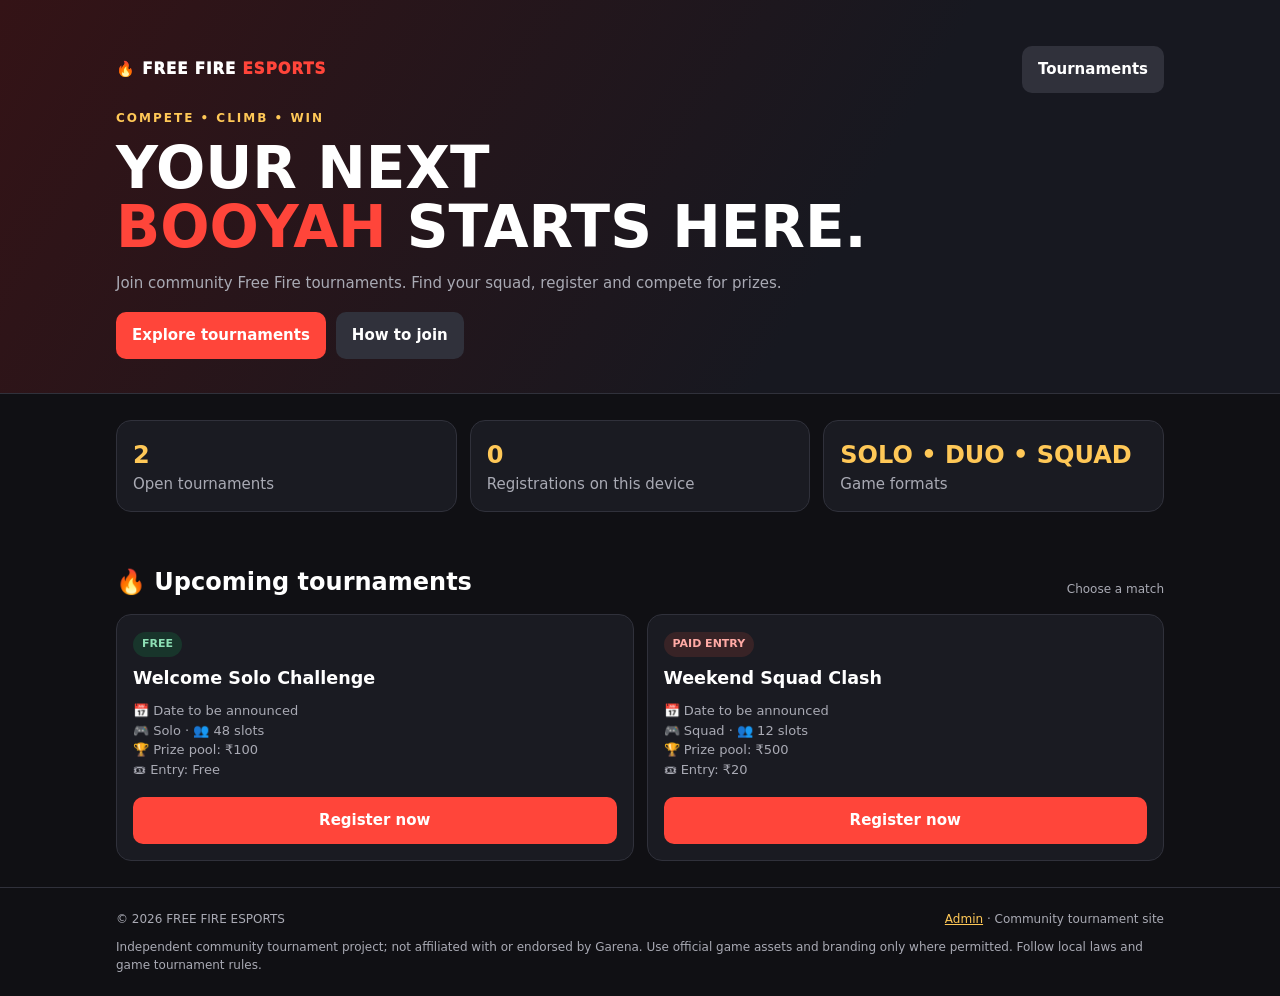
<file: free_fire_esports.html>
<!doctype html>
<html lang="en">
<head>
<meta charset="utf-8"><meta name="viewport" content="width=device-width,initial-scale=1">
<meta name="theme-color" content="#101014"><title>FREE FIRE ESPORTS</title>
<style>
:root{--bg:#101014;--panel:#1a1b22;--muted:#a9aab4;--red:#ff453a;--gold:#ffc857;--line:#30313b}
*{box-sizing:border-box}body{margin:0;background:var(--bg);color:#fff;font:15px/1.5 system-ui,Arial,sans-serif}button,input,select,textarea{font:inherit}button{cursor:pointer;border:0;border-radius:10px;padding:12px 16px;font-weight:800;background:var(--red);color:white}.wrap{max-width:1080px;margin:auto;padding:0 16px}.hero{background:linear-gradient(120deg,#341316,#171820 65%);padding:30px 0 34px;border-bottom:1px solid var(--line)}.nav{display:flex;justify-content:space-between;align-items:center;gap:12px;padding:16px 0}.brand{font-weight:1000;letter-spacing:1px}.brand span{color:var(--red)}.tag{color:var(--gold);font-size:12px;font-weight:900;letter-spacing:2px}.hero h1{font-size:clamp(34px,8vw,58px);line-height:1.02;margin:12px 0}.hero p,.muted{color:var(--muted)}.actions{display:flex;gap:10px;flex-wrap:wrap;margin-top:18px}.secondary{background:#30313b}.section{padding:26px 0}.section h2{margin:0 0 14px;font-size:24px}.stats,.cards{display:grid;grid-template-columns:repeat(auto-fit,minmax(210px,1fr));gap:13px}.stat,.card,.panel{background:var(--panel);border:1px solid var(--line);border-radius:15px;padding:16px}.stat strong{display:block;font-size:24px;color:var(--gold)}.card h3{margin:8px 0 5px}.pill{display:inline-block;padding:4px 9px;border-radius:30px;background:#382326;color:#ffaaa5;font-size:11px;font-weight:900}.pill.free{background:#18352b;color:#8de0b5}.meta{color:var(--muted);font-size:13px;margin:10px 0}.card button{width:100%;margin-top:8px}.empty{border:1px dashed #50515c;border-radius:12px;padding:22px;text-align:center;color:var(--muted)}.tabs{display:flex;gap:8px;flex-wrap:wrap;margin-bottom:14px}.tabs button{background:#292a33}.tabs button.active{background:var(--red)}label{display:block;font-size:13px;color:#d5d5dc;margin:10px 0 5px}input,select,textarea{width:100%;padding:12px;border-radius:9px;border:1px solid #41424c;background:#111218;color:white}form .grid{display:grid;grid-template-columns:1fr 1fr;gap:10px}.notice{font-size:12px;color:var(--muted);margin-top:10px}.hidden{display:none!important}.row{display:flex;justify-content:space-between;gap:12px;align-items:center}.admin-list{border-top:1px solid var(--line);padding:10px 0}.danger{background:#5a2024}.small{font-size:12px;color:var(--muted)}footer{border-top:1px solid var(--line);padding:22px 0;color:var(--muted);font-size:12px}.wa{background:#167c4a}.link{color:#ffc857;text-decoration:underline;cursor:pointer}
@media(max-width:560px){form .grid{grid-template-columns:1fr}.nav{align-items:flex-start}.hero{padding-top:8px}}
</style>
</head>
<body>
<header class="hero"><div class="wrap">
 <div class="nav"><div class="brand">🔥 FREE FIRE <span>ESPORTS</span></div><button class="secondary" onclick="showSection('tournaments')">Tournaments</button></div>
 <div class="tag">COMPETE • CLIMB • WIN</div><h1>YOUR NEXT<br><span style="color:var(--red)">BOOYAH</span> STARTS HERE.</h1>
 <p>Join community Free Fire tournaments. Find your squad, register and compete for prizes.</p>
 <div class="actions"><button onclick="showSection('tournaments')">Explore tournaments</button><button class="secondary" onclick="showSection('register')">How to join</button></div>
</div></header>
<main class="wrap">
<section class="section"><div class="stats">
 <div class="stat"><strong id="statEvents">0</strong><span class="muted">Open tournaments</span></div>
 <div class="stat"><strong id="statPlayers">0</strong><span class="muted">Registrations on this device</span></div>
 <div class="stat"><strong>SOLO • DUO • SQUAD</strong><span class="muted">Game formats</span></div>
</div></section>
<section id="tournaments" class="section"><div class="row"><h2>🔥 Upcoming tournaments</h2><span class="small">Choose a match</span></div><div id="tournamentList" class="cards"></div></section>
<section id="register" class="section hidden"><h2>📝 Tournament registration</h2><div class="panel"><p class="muted">Select a tournament and submit your player/team details.</p>
<form id="regForm"><label>Tournament</label><select id="regTournament" required></select>
<div class="grid"><div><label>Team / Player name</label><input id="team" required maxlength="40" placeholder="Your team name"></div><div><label>Captain name</label><input id="captain" required maxlength="40" placeholder="Your name"></div>
<div><label>Free Fire UID</label><input id="uid" required inputmode="numeric" maxlength="20" placeholder="Player UID"></div><div><label>WhatsApp number</label><input id="phone" required inputmode="tel" maxlength="15" placeholder="Contact number"></div></div>
<label>Mode</label><select id="mode"><option>Squad</option><option>Duo</option><option>Solo</option></select>
<label>Teammate names / notes (optional)</label><textarea id="notes" rows="2" maxlength="250" placeholder="List teammate names or other details"></textarea>
<button type="submit" style="width:100%;margin-top:14px">Submit registration</button><p class="notice">Demo version: registrations are saved only in this browser on this phone. Do not submit payment or sensitive information here.</p></form><div id="regMessage" role="status"></div></div></section>
<section id="admin" class="section hidden"><h2>🛠 Admin dashboard</h2><div class="panel" id="adminLogin"><p class="muted">Demo admin access. Change the password in the website file before publishing.</p><label>Admin password</label><input id="adminPass" type="password" placeholder="Enter password"><button onclick="loginAdmin()" style="margin-top:10px">Unlock dashboard</button></div>
<div id="adminArea" class="hidden"><div class="panel"><h3>Add tournament</h3><form id="eventForm"><label>Tournament name</label><input id="eventName" required placeholder="Weekend Squad Clash"><div class="grid"><div><label>Date & time</label><input id="eventDate" type="datetime-local" required></div><div><label>Mode</label><select id="eventMode"><option>Squad</option><option>Duo</option><option>Solo</option></select></div><div><label>Entry fee (₹)</label><input id="eventFee" type="number" min="0" required value="0"></div><div><label>Prize pool (₹)</label><input id="eventPrize" type="number" min="0" required value="0"></div><div><label>Slots</label><input id="eventSlots" type="number" min="1" required value="12"></div><div><label>WhatsApp/contact link</label><input id="eventContact" placeholder="https://wa.me/91XXXXXXXXXX"></div></div><button type="submit" style="margin-top:12px">Publish tournament</button></form></div>
<div class="panel" style="margin-top:14px"><h3>Manage tournaments & registrations</h3><div id="adminEvents"></div><button class="danger" onclick="exportRegs()" style="margin-top:12px">Export registrations CSV</button><button class="secondary" onclick="logoutAdmin()" style="margin:12px 0 0 8px">Lock</button></div></div></section>
</main>
<footer><div class="wrap row"><span>© <span id="year"></span> FREE FIRE ESPORTS</span><span><a class="link" onclick="showSection('admin')">Admin</a> · Community tournament site</span></div><div class="wrap notice">Independent community tournament project; not affiliated with or endorsed by Garena. Use official game assets and branding only where permitted. Follow local laws and game tournament rules.</div></footer>
<script>
const KEY='ffes_events_v1', REG='ffes_regs_v1';
const defaultEvents=[
{id:'welcome-solo',name:'Welcome Solo Challenge',date:'',mode:'Solo',fee:0,prize:100,slots:48,contact:''},
{id:'squad-clash',name:'Weekend Squad Clash',date:'',mode:'Squad',fee:20,prize:500,slots:12,contact:''}
];
function get(k,d){try{return JSON.parse(localStorage.getItem(k))||d}catch(e){return d}}
function save(k,v){localStorage.setItem(k,JSON.stringify(v))}
let events=get(KEY,defaultEvents), regs=get(REG,[]);
const $=id=>document.getElementById(id);
function showSection(id){['tournaments','register','admin'].forEach(x=>$(x).classList.toggle('hidden',x!==id));if(id==='register')fillSelect();if(id==='admin'){$('adminLogin').classList.remove('hidden');$('adminArea').classList.add('hidden')}window.scrollTo({top:document.getElementById(id).offsetTop-10,behavior:'smooth'})}
function dateText(v){if(!v)return 'Date to be announced';let d=new Date(v);return isNaN(d)?v:d.toLocaleString()}
function render(){let open=events.length;$('statEvents').textContent=open;$('statPlayers').textContent=regs.length;
$('tournamentList').innerHTML=events.length?events.map(e=>`<article class="card"><span class="pill ${Number(e.fee)===0?'free':''}">${Number(e.fee)===0?'FREE':'PAID ENTRY'}</span><h3>${esc(e.name)}</h3><div class="meta">📅 ${esc(dateText(e.date))}<br>🎮 ${esc(e.mode)} · 👥 ${e.slots} slots<br>🏆 Prize pool: ₹${Number(e.prize)||0}<br>🎟 Entry: ${Number(e.fee)===0?'Free':'₹'+Number(e.fee)}</div><button onclick="startReg('${e.id}')">Register now</button></article>`).join(''):'<div class="empty">No tournaments yet. Check back soon.</div>';fillSelect();if(!$('adminArea').classList.contains('hidden'))renderAdmin()}
function esc(s){return String(s??'').replace(/[&<>"']/g,c=>({'&':'&amp;','<':'&lt;','>':'&gt;','"':'&quot;',"'":'&#39;'}[c]))}
function fillSelect(){let old=$('regTournament').value;$('regTournament').innerHTML=events.map(e=>`<option value="${esc(e.id)}">${esc(e.name)} — ${Number(e.fee)===0?'Free':'₹'+e.fee}</option>`).join('');if(events.some(e=>e.id===old))$('regTournament').value=old}
function startReg(id){showSection('register');$('regTournament').value=id}
$('regForm').addEventListener('submit',e=>{e.preventDefault();let ev=events.find(x=>x.id===$('regTournament').value);if(!ev)return alert('Please select a tournament');let r={id:Date.now(),event:ev.name,team:$('team').value.trim(),captain:$('captain').value.trim(),uid:$('uid').value.trim(),phone:$('phone').value.trim(),mode:$('mode').value,notes:$('notes').value.trim(),submitted:new Date().toISOString()};regs.push(r);save(REG,regs);$('regMessage').innerHTML='<p style="color:#8de0b5">Registration saved on this device. Contact the organizer to confirm your slot.</p>';e.target.reset();render()});
function loginAdmin(){if($('adminPass').value==='change-this-password'){ $('adminLogin').classList.add('hidden');$('adminArea').classList.remove('hidden');renderAdmin()}else alert('Incorrect demo password.')}
function logoutAdmin(){$('adminArea').classList.add('hidden');$('adminLogin').classList.remove('hidden');$('adminPass').value=''}
$('eventForm').addEventListener('submit',e=>{e.preventDefault();events.push({id:'e'+Date.now(),name:$('eventName').value.trim(),date:$('eventDate').value,mode:$('eventMode').value,fee:Number($('eventFee').value),prize:Number($('eventPrize').value),slots:Number($('eventSlots').value),contact:$('eventContact').value.trim()});save(KEY,events);e.target.reset();render();alert('Tournament added')});
function renderAdmin(){$('adminEvents').innerHTML=events.map(ev=>`<div class="admin-list"><div class="row"><div><b>${esc(ev.name)}</b><div class="small">${esc(dateText(ev.date))} · ${esc(ev.mode)} · Entry ₹${ev.fee}</div></div><button class="danger" onclick="deleteEvent('${ev.id}')">Delete</button></div><div class="small">Registrations: ${regs.filter(r=>r.event===ev.name).length}</div></div>`).join('')+`<h3>All registrations (${regs.length})</h3>`+regs.map(r=>`<div class="admin-list"><b>${esc(r.team)}</b> — ${esc(r.event)}<div class="small">${esc(r.captain)} · UID ${esc(r.uid)} · ${esc(r.phone)} · ${esc(r.mode)}</div></div>`).join('')}
function deleteEvent(id){if(confirm('Delete this tournament?')){events=events.filter(e=>e.id!==id);save(KEY,events);render()}}
function exportRegs(){let rows=[['Tournament','Team','Captain','UID','Phone','Mode','Notes','Submitted'],...regs.map(r=>[r.event,r.team,r.captain,r.uid,r.phone,r.mode,r.notes,r.submitted])];let csv=rows.map(row=>row.map(v=>'"'+String(v??'').replace(/"/g,'""')+'"').join(',')).join('\\n');let a=document.createElement('a');a.href=URL.createObjectURL(new Blob([csv],{type:'text/csv'}));a.download='free-fire-registrations.csv';a.click();URL.revokeObjectURL(a.href)}
$('year').textContent=new Date().getFullYear();render();
</script></body></html>
</file>
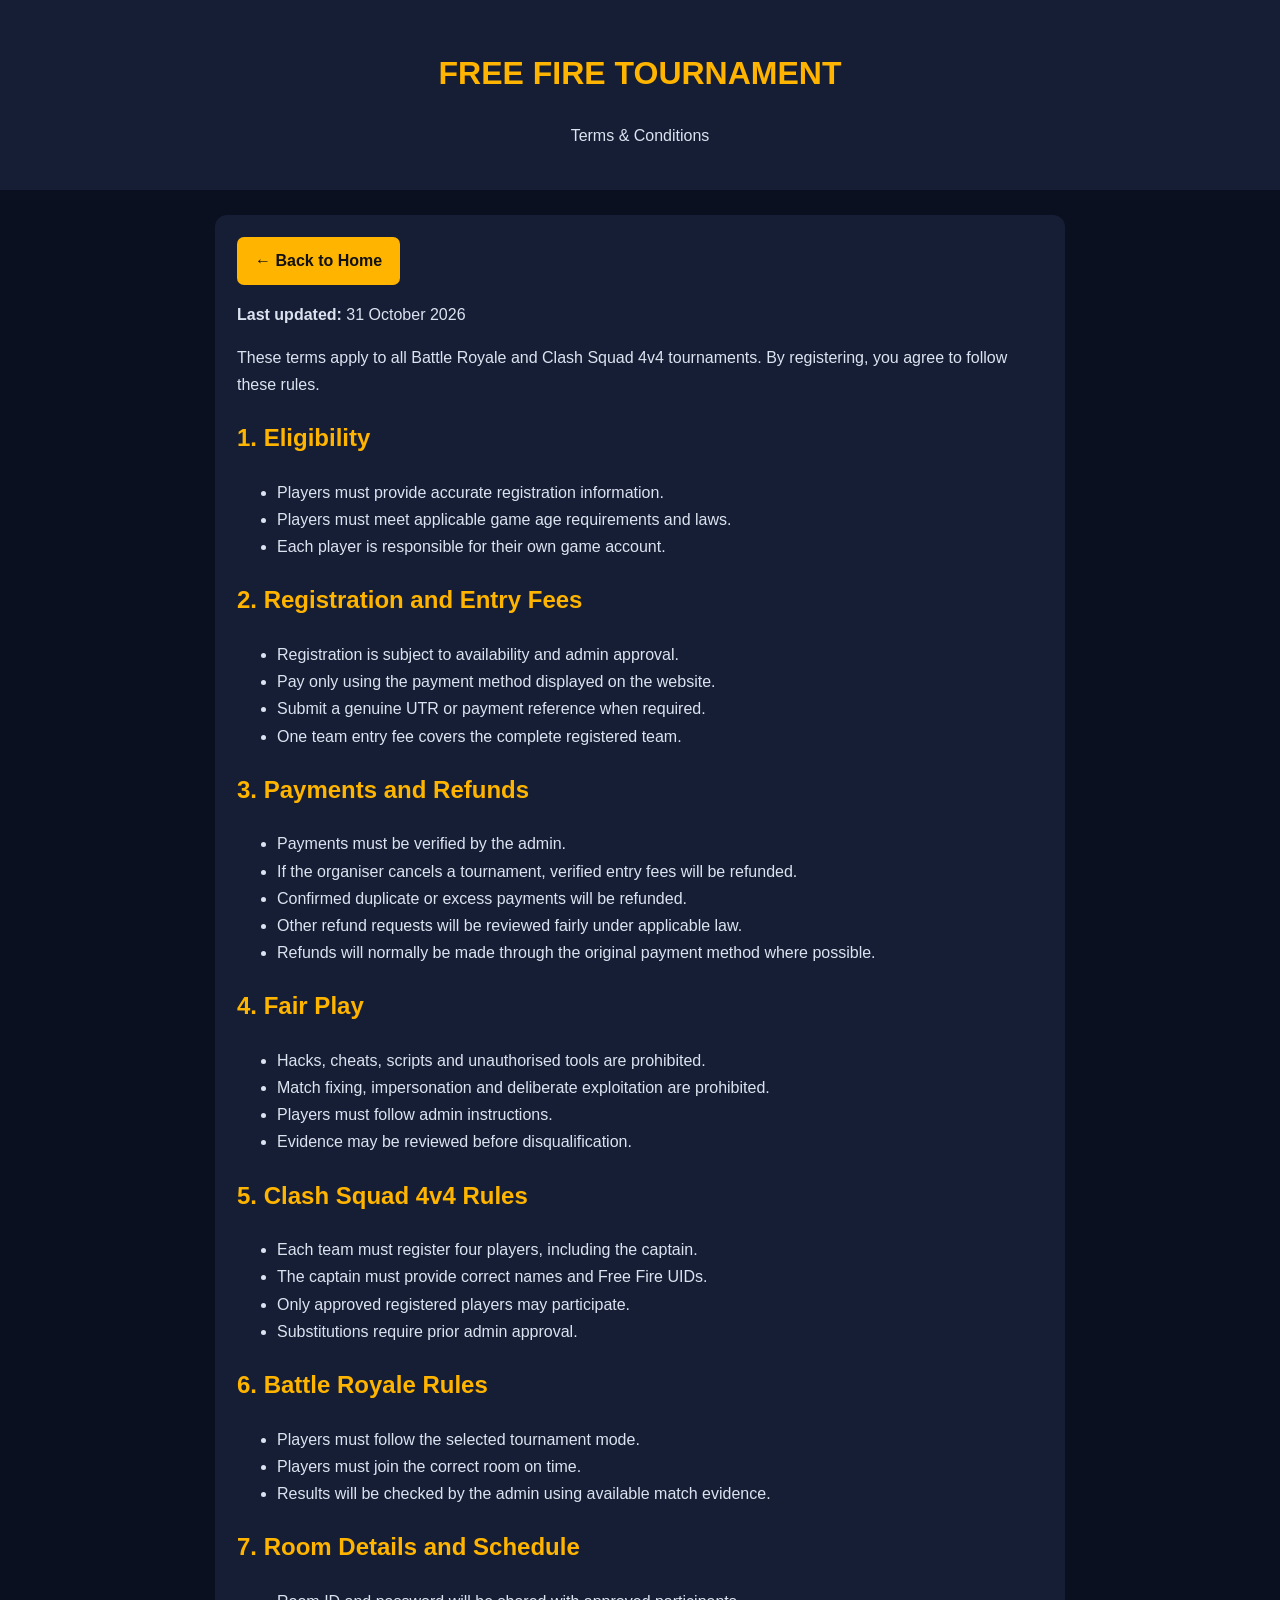
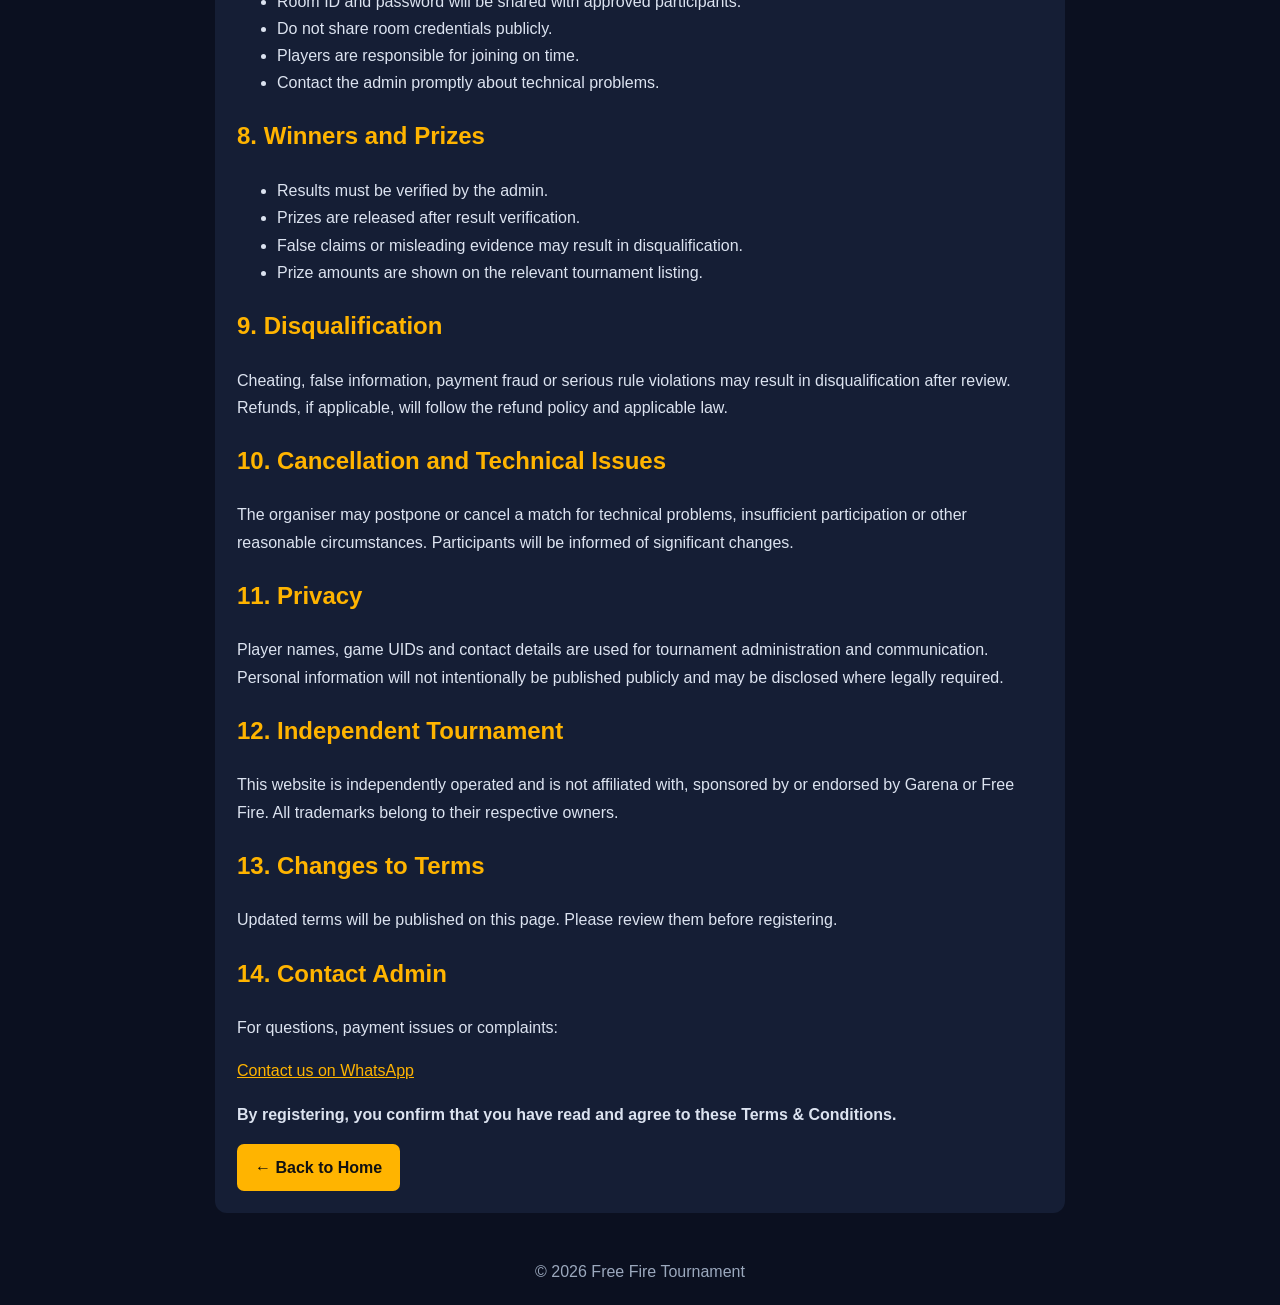
<file: terms.html>
<!DOCTYPE html>
<html lang="en">
<head>
<meta charset="UTF-8">
<meta name="viewport" content="width=device-width, initial-scale=1">
<title>Terms & Conditions | Free Fire Tournament</title>
<style>
*{box-sizing:border-box}
body{margin:0;background:#0b1020;color:white;font-family:Arial,sans-serif;line-height:1.7}
header{text-align:center;padding:25px;background:#151e35}
h1,h2{color:#ffb400}
main{max-width:850px;margin:25px auto;padding:22px;background:#151e35;border-radius:12px}
p,li{color:#dce3f0}
a{color:#ffb400}
.home{display:inline-block;padding:10px 18px;background:#ffb400;color:#111;text-decoration:none;border-radius:7px;font-weight:bold}
footer{text-align:center;padding:20px;color:#9ba8bd}
</style>
</head>
<body>
<header>
<h1>FREE FIRE TOURNAMENT</h1>
<p>Terms & Conditions</p>
</header>
<main>
<a class="home" href="index.html">← Back to Home</a>
<p><strong>Last updated:</strong> 31 October 2026</p>
<p>These terms apply to all Battle Royale and Clash Squad 4v4 tournaments. By registering, you agree to follow these rules.</p>

<h2>1. Eligibility</h2>
<ul>
<li>Players must provide accurate registration information.</li>
<li>Players must meet applicable game age requirements and laws.</li>
<li>Each player is responsible for their own game account.</li>
</ul>

<h2>2. Registration and Entry Fees</h2>
<ul>
<li>Registration is subject to availability and admin approval.</li>
<li>Pay only using the payment method displayed on the website.</li>
<li>Submit a genuine UTR or payment reference when required.</li>
<li>One team entry fee covers the complete registered team.</li>
</ul>

<h2>3. Payments and Refunds</h2>
<ul>
<li>Payments must be verified by the admin.</li>
<li>If the organiser cancels a tournament, verified entry fees will be refunded.</li>
<li>Confirmed duplicate or excess payments will be refunded.</li>
<li>Other refund requests will be reviewed fairly under applicable law.</li>
<li>Refunds will normally be made through the original payment method where possible.</li>
</ul>

<h2>4. Fair Play</h2>
<ul>
<li>Hacks, cheats, scripts and unauthorised tools are prohibited.</li>
<li>Match fixing, impersonation and deliberate exploitation are prohibited.</li>
<li>Players must follow admin instructions.</li>
<li>Evidence may be reviewed before disqualification.</li>
</ul>

<h2>5. Clash Squad 4v4 Rules</h2>
<ul>
<li>Each team must register four players, including the captain.</li>
<li>The captain must provide correct names and Free Fire UIDs.</li>
<li>Only approved registered players may participate.</li>
<li>Substitutions require prior admin approval.</li>
</ul>

<h2>6. Battle Royale Rules</h2>
<ul>
<li>Players must follow the selected tournament mode.</li>
<li>Players must join the correct room on time.</li>
<li>Results will be checked by the admin using available match evidence.</li>
</ul>

<h2>7. Room Details and Schedule</h2>
<ul>
<li>Room ID and password will be shared with approved participants.</li>
<li>Do not share room credentials publicly.</li>
<li>Players are responsible for joining on time.</li>
<li>Contact the admin promptly about technical problems.</li>
</ul>

<h2>8. Winners and Prizes</h2>
<ul>
<li>Results must be verified by the admin.</li>
<li>Prizes are released after result verification.</li>
<li>False claims or misleading evidence may result in disqualification.</li>
<li>Prize amounts are shown on the relevant tournament listing.</li>
</ul>

<h2>9. Disqualification</h2>
<p>Cheating, false information, payment fraud or serious rule violations may result in disqualification after review. Refunds, if applicable, will follow the refund policy and applicable law.</p>

<h2>10. Cancellation and Technical Issues</h2>
<p>The organiser may postpone or cancel a match for technical problems, insufficient participation or other reasonable circumstances. Participants will be informed of significant changes.</p>

<h2>11. Privacy</h2>
<p>Player names, game UIDs and contact details are used for tournament administration and communication. Personal information will not intentionally be published publicly and may be disclosed where legally required.</p>

<h2>12. Independent Tournament</h2>
<p>This website is independently operated and is not affiliated with, sponsored by or endorsed by Garena or Free Fire. All trademarks belong to their respective owners.</p>

<h2>13. Changes to Terms</h2>
<p>Updated terms will be published on this page. Please review them before registering.</p>

<h2>14. Contact Admin</h2>
<p>For questions, payment issues or complaints:</p>
<p><a href="https://wa.me/919957267942">Contact us on WhatsApp</a></p>

<p><strong>By registering, you confirm that you have read and agree to these Terms & Conditions.</strong></p>
<a class="home" href="index.html">← Back to Home</a>
</main>
<footer>© 2026 Free Fire Tournament</footer>
</body>
</html>
</file>
